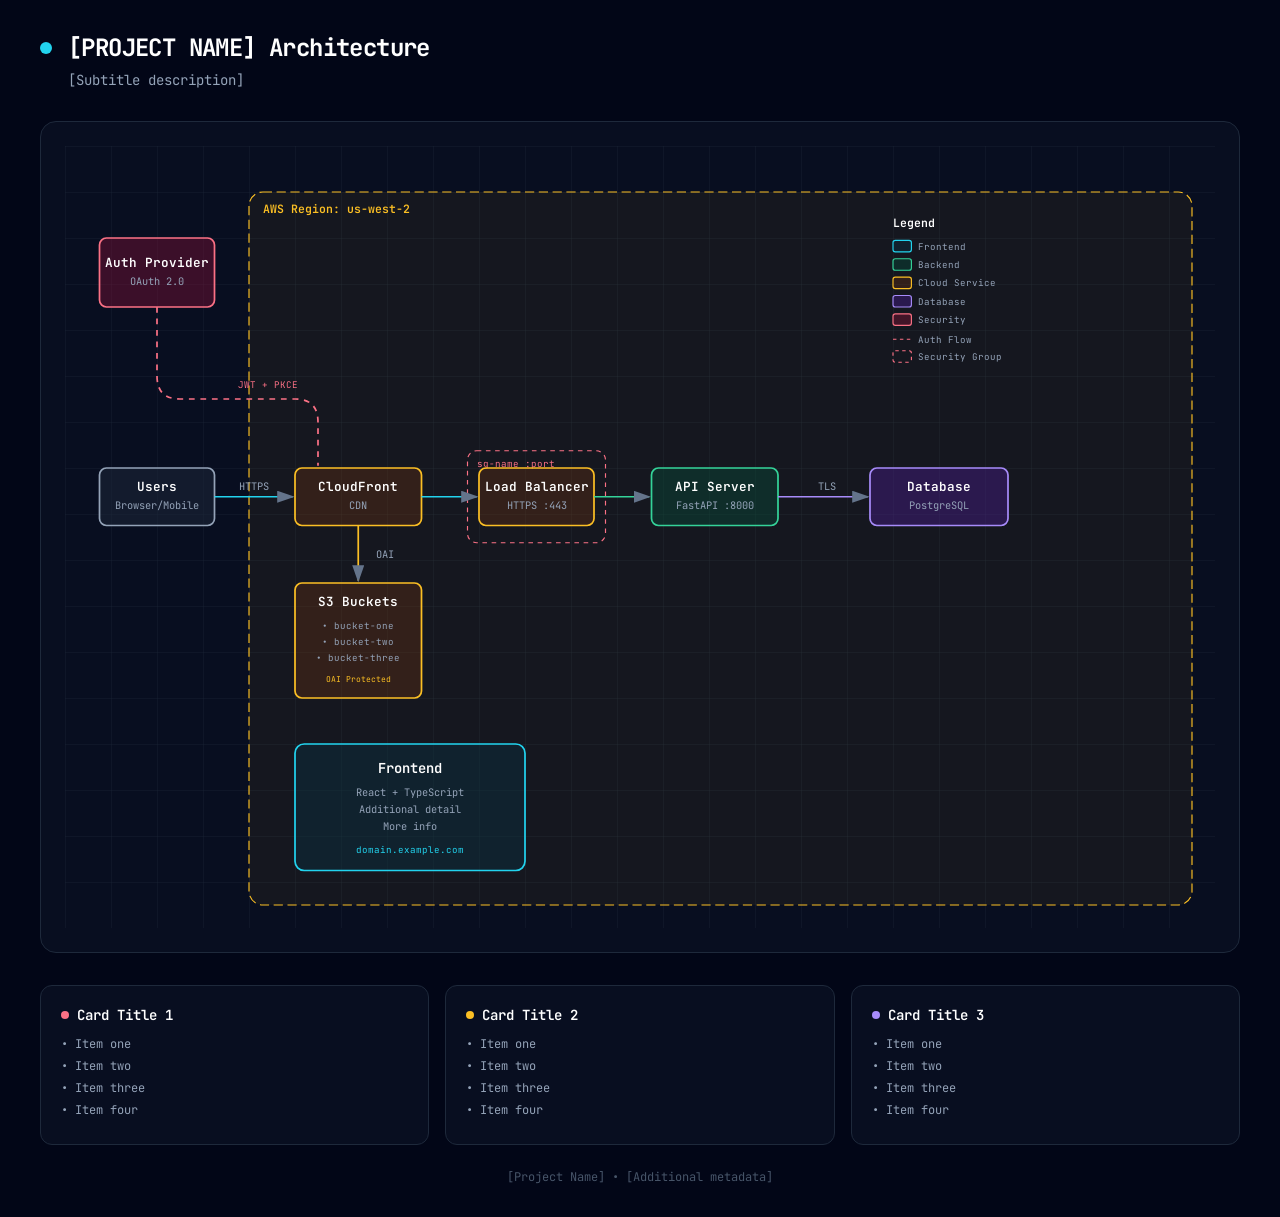
<file: .hermes/skills/creative/architecture-diagram/templates/template.html>
<!DOCTYPE html>
<html lang="en">
<head>
  <meta charset="UTF-8">
  <meta name="viewport" content="width=device-width, initial-scale=1.0">
  <title>[PROJECT NAME] Architecture Diagram</title>
  <link href="https://fonts.googleapis.com/css2?family=JetBrains+Mono:wght@400;500;600;700&display=swap" rel="stylesheet">
  <style>
    * {
      margin: 0;
      padding: 0;
      box-sizing: border-box;
    }
    
    body {
      font-family: 'JetBrains Mono', monospace;
      background: #020617;
      min-height: 100vh;
      padding: 2rem;
      color: white;
    }
    
    .container {
      max-width: 1200px;
      margin: 0 auto;
    }
    
    .header {
      margin-bottom: 2rem;
    }
    
    .header-row {
      display: flex;
      align-items: center;
      gap: 1rem;
      margin-bottom: 0.5rem;
    }
    
    .pulse-dot {
      width: 12px;
      height: 12px;
      background: #22d3ee;
      border-radius: 50%;
      animation: pulse 2s infinite;
    }
    
    @keyframes pulse {
      0%, 100% { opacity: 1; }
      50% { opacity: 0.5; }
    }
    
    h1 {
      font-size: 1.5rem;
      font-weight: 700;
      letter-spacing: -0.025em;
    }
    
    .subtitle {
      color: #94a3b8;
      font-size: 0.875rem;
      margin-left: 1.75rem;
    }
    
    .diagram-container {
      background: rgba(15, 23, 42, 0.5);
      border-radius: 1rem;
      border: 1px solid #1e293b;
      padding: 1.5rem;
      overflow-x: auto;
    }
    
    svg {
      width: 100%;
      min-width: 900px;
      display: block;
    }
    
    .cards {
      display: grid;
      grid-template-columns: repeat(auto-fit, minmax(280px, 1fr));
      gap: 1rem;
      margin-top: 2rem;
    }
    
    .card {
      background: rgba(15, 23, 42, 0.5);
      border-radius: 0.75rem;
      border: 1px solid #1e293b;
      padding: 1.25rem;
    }
    
    .card-header {
      display: flex;
      align-items: center;
      gap: 0.5rem;
      margin-bottom: 0.75rem;
    }
    
    .card-dot {
      width: 8px;
      height: 8px;
      border-radius: 50%;
    }
    
    .card-dot.cyan { background: #22d3ee; }
    .card-dot.emerald { background: #34d399; }
    .card-dot.violet { background: #a78bfa; }
    .card-dot.amber { background: #fbbf24; }
    .card-dot.rose { background: #fb7185; }
    
    .card h3 {
      font-size: 0.875rem;
      font-weight: 600;
    }
    
    .card ul {
      list-style: none;
      color: #94a3b8;
      font-size: 0.75rem;
    }
    
    .card li {
      margin-bottom: 0.375rem;
    }
    
    .footer {
      text-align: center;
      margin-top: 1.5rem;
      color: #475569;
      font-size: 0.75rem;
    }
  </style>
</head>
<body>
  <div class="container">
    <!-- Header -->
    <div class="header">
      <div class="header-row">
        <div class="pulse-dot"></div>
        <h1>[PROJECT NAME] Architecture</h1>
      </div>
      <p class="subtitle">[Subtitle description]</p>
    </div>

    <!-- Main Diagram -->
    <div class="diagram-container">
      <svg viewBox="0 0 1000 680">
        <!-- Definitions -->
        <defs>
          <marker id="arrowhead" markerWidth="10" markerHeight="7" refX="9" refY="3.5" orient="auto">
            <polygon points="0 0, 10 3.5, 0 7" fill="#64748b" />
          </marker>
          <pattern id="grid" width="40" height="40" patternUnits="userSpaceOnUse">
            <path d="M 40 0 L 0 0 0 40" fill="none" stroke="#1e293b" stroke-width="0.5"/>
          </pattern>
        </defs>

        <!-- Background Grid -->
        <rect width="100%" height="100%" fill="url(#grid)" />

        <!-- =================================================================
             COMPONENT EXAMPLES - Copy and customize these patterns
             ================================================================= -->

        <!-- External/Generic Component -->
        <rect x="30" y="280" width="100" height="50" rx="6" fill="rgba(30, 41, 59, 0.5)" stroke="#94a3b8" stroke-width="1.5"/>
        <text x="80" y="300" fill="white" font-size="11" font-weight="600" text-anchor="middle">Users</text>
        <text x="80" y="316" fill="#94a3b8" font-size="9" text-anchor="middle">Browser/Mobile</text>

        <!-- Security Component -->
        <rect x="30" y="80" width="100" height="60" rx="6" fill="rgba(136, 19, 55, 0.4)" stroke="#fb7185" stroke-width="1.5"/>
        <text x="80" y="105" fill="white" font-size="11" font-weight="600" text-anchor="middle">Auth Provider</text>
        <text x="80" y="121" fill="#94a3b8" font-size="9" text-anchor="middle">OAuth 2.0</text>

        <!-- Region/Cloud Boundary -->
        <rect x="160" y="40" width="820" height="620" rx="12" fill="rgba(251, 191, 36, 0.05)" stroke="#fbbf24" stroke-width="1" stroke-dasharray="8,4"/>
        <text x="172" y="58" fill="#fbbf24" font-size="10" font-weight="600">AWS Region: us-west-2</text>

        <!-- AWS/Cloud Service -->
        <rect x="200" y="280" width="110" height="50" rx="6" fill="rgba(120, 53, 15, 0.3)" stroke="#fbbf24" stroke-width="1.5"/>
        <text x="255" y="300" fill="white" font-size="11" font-weight="600" text-anchor="middle">CloudFront</text>
        <text x="255" y="316" fill="#94a3b8" font-size="9" text-anchor="middle">CDN</text>

        <!-- Multi-line AWS Component (S3 Buckets example) -->
        <rect x="200" y="380" width="110" height="100" rx="6" fill="rgba(120, 53, 15, 0.3)" stroke="#fbbf24" stroke-width="1.5"/>
        <text x="255" y="400" fill="white" font-size="11" font-weight="600" text-anchor="middle">S3 Buckets</text>
        <text x="255" y="420" fill="#94a3b8" font-size="8" text-anchor="middle">• bucket-one</text>
        <text x="255" y="434" fill="#94a3b8" font-size="8" text-anchor="middle">• bucket-two</text>
        <text x="255" y="448" fill="#94a3b8" font-size="8" text-anchor="middle">• bucket-three</text>
        <text x="255" y="466" fill="#fbbf24" font-size="7" text-anchor="middle">OAI Protected</text>

        <!-- Security Group (dashed boundary) -->
        <rect x="350" y="265" width="120" height="80" rx="8" fill="transparent" stroke="#fb7185" stroke-width="1" stroke-dasharray="4,4"/>
        <text x="358" y="279" fill="#fb7185" font-size="8">sg-name :port</text>
        
        <!-- Component inside security group -->
        <rect x="360" y="280" width="100" height="50" rx="6" fill="rgba(120, 53, 15, 0.3)" stroke="#fbbf24" stroke-width="1.5"/>
        <text x="410" y="300" fill="white" font-size="11" font-weight="600" text-anchor="middle">Load Balancer</text>
        <text x="410" y="316" fill="#94a3b8" font-size="9" text-anchor="middle">HTTPS :443</text>

        <!-- Backend Component -->
        <rect x="510" y="280" width="110" height="50" rx="6" fill="rgba(6, 78, 59, 0.4)" stroke="#34d399" stroke-width="1.5"/>
        <text x="565" y="300" fill="white" font-size="11" font-weight="600" text-anchor="middle">API Server</text>
        <text x="565" y="316" fill="#94a3b8" font-size="9" text-anchor="middle">FastAPI :8000</text>

        <!-- Database Component -->
        <rect x="700" y="280" width="120" height="50" rx="6" fill="rgba(76, 29, 149, 0.4)" stroke="#a78bfa" stroke-width="1.5"/>
        <text x="760" y="300" fill="white" font-size="11" font-weight="600" text-anchor="middle">Database</text>
        <text x="760" y="316" fill="#94a3b8" font-size="9" text-anchor="middle">PostgreSQL</text>

        <!-- Frontend Component -->
        <rect x="200" y="520" width="200" height="110" rx="8" fill="rgba(8, 51, 68, 0.4)" stroke="#22d3ee" stroke-width="1.5"/>
        <text x="300" y="545" fill="white" font-size="12" font-weight="600" text-anchor="middle">Frontend</text>
        <text x="300" y="565" fill="#94a3b8" font-size="9" text-anchor="middle">React + TypeScript</text>
        <text x="300" y="580" fill="#94a3b8" font-size="9" text-anchor="middle">Additional detail</text>
        <text x="300" y="595" fill="#94a3b8" font-size="9" text-anchor="middle">More info</text>
        <text x="300" y="615" fill="#22d3ee" font-size="8" text-anchor="middle">domain.example.com</text>

        <!-- =================================================================
             ARROW EXAMPLES
             ================================================================= -->

        <!-- Standard arrow with label -->
        <line x1="130" y1="305" x2="198" y2="305" stroke="#22d3ee" stroke-width="1.5" marker-end="url(#arrowhead)"/>
        <text x="164" y="299" fill="#94a3b8" font-size="9" text-anchor="middle">HTTPS</text>
        
        <!-- Simple arrow (no label) -->
        <line x1="310" y1="305" x2="358" y2="305" stroke="#22d3ee" stroke-width="1.5" marker-end="url(#arrowhead)"/>
        
        <!-- Vertical arrow -->
        <line x1="255" y1="330" x2="255" y2="378" stroke="#fbbf24" stroke-width="1.5" marker-end="url(#arrowhead)"/>
        <text x="270" y="358" fill="#94a3b8" font-size="9">OAI</text>
        
        <!-- Dashed arrow (for auth/security flows) -->
        <line x1="460" y1="305" x2="508" y2="305" stroke="#34d399" stroke-width="1.5" marker-end="url(#arrowhead)"/>
        <line x1="620" y1="305" x2="698" y2="305" stroke="#a78bfa" stroke-width="1.5" marker-end="url(#arrowhead)"/>
        <text x="655" y="299" fill="#94a3b8" font-size="9">TLS</text>

        <!-- Curved path for auth flow -->
        <path d="M 80 140 L 80 200 Q 80 220 100 220 L 200 220 Q 220 220 220 240 L 220 278" fill="none" stroke="#fb7185" stroke-width="1.5" stroke-dasharray="5,5"/>
        <text x="150" y="210" fill="#fb7185" font-size="8">JWT + PKCE</text>

        <!-- =================================================================
             LEGEND
             ================================================================= -->
        <text x="720" y="70" fill="white" font-size="10" font-weight="600">Legend</text>
        
        <rect x="720" y="82" width="16" height="10" rx="2" fill="rgba(8, 51, 68, 0.4)" stroke="#22d3ee" stroke-width="1"/>
        <text x="742" y="90" fill="#94a3b8" font-size="8">Frontend</text>
        
        <rect x="720" y="98" width="16" height="10" rx="2" fill="rgba(6, 78, 59, 0.4)" stroke="#34d399" stroke-width="1"/>
        <text x="742" y="106" fill="#94a3b8" font-size="8">Backend</text>
        
        <rect x="720" y="114" width="16" height="10" rx="2" fill="rgba(120, 53, 15, 0.3)" stroke="#fbbf24" stroke-width="1"/>
        <text x="742" y="122" fill="#94a3b8" font-size="8">Cloud Service</text>
        
        <rect x="720" y="130" width="16" height="10" rx="2" fill="rgba(76, 29, 149, 0.4)" stroke="#a78bfa" stroke-width="1"/>
        <text x="742" y="138" fill="#94a3b8" font-size="8">Database</text>
        
        <rect x="720" y="146" width="16" height="10" rx="2" fill="rgba(136, 19, 55, 0.4)" stroke="#fb7185" stroke-width="1"/>
        <text x="742" y="154" fill="#94a3b8" font-size="8">Security</text>
        
        <line x1="720" y1="168" x2="736" y2="168" stroke="#fb7185" stroke-width="1" stroke-dasharray="3,3"/>
        <text x="742" y="171" fill="#94a3b8" font-size="8">Auth Flow</text>
        
        <rect x="720" y="178" width="16" height="10" rx="2" fill="transparent" stroke="#fb7185" stroke-width="1" stroke-dasharray="3,3"/>
        <text x="742" y="186" fill="#94a3b8" font-size="8">Security Group</text>
      </svg>
    </div>

    <!-- Info Cards -->
    <div class="cards">
      <div class="card">
        <div class="card-header">
          <div class="card-dot rose"></div>
          <h3>Card Title 1</h3>
        </div>
        <ul>
          <li>• Item one</li>
          <li>• Item two</li>
          <li>• Item three</li>
          <li>• Item four</li>
        </ul>
      </div>

      <div class="card">
        <div class="card-header">
          <div class="card-dot amber"></div>
          <h3>Card Title 2</h3>
        </div>
        <ul>
          <li>• Item one</li>
          <li>• Item two</li>
          <li>• Item three</li>
          <li>• Item four</li>
        </ul>
      </div>

      <div class="card">
        <div class="card-header">
          <div class="card-dot violet"></div>
          <h3>Card Title 3</h3>
        </div>
        <ul>
          <li>• Item one</li>
          <li>• Item two</li>
          <li>• Item three</li>
          <li>• Item four</li>
        </ul>
      </div>
    </div>

    <!-- Footer -->
    <p class="footer">
      [Project Name] • [Additional metadata]
    </p>
  </div>
</body>
</html>
</file>
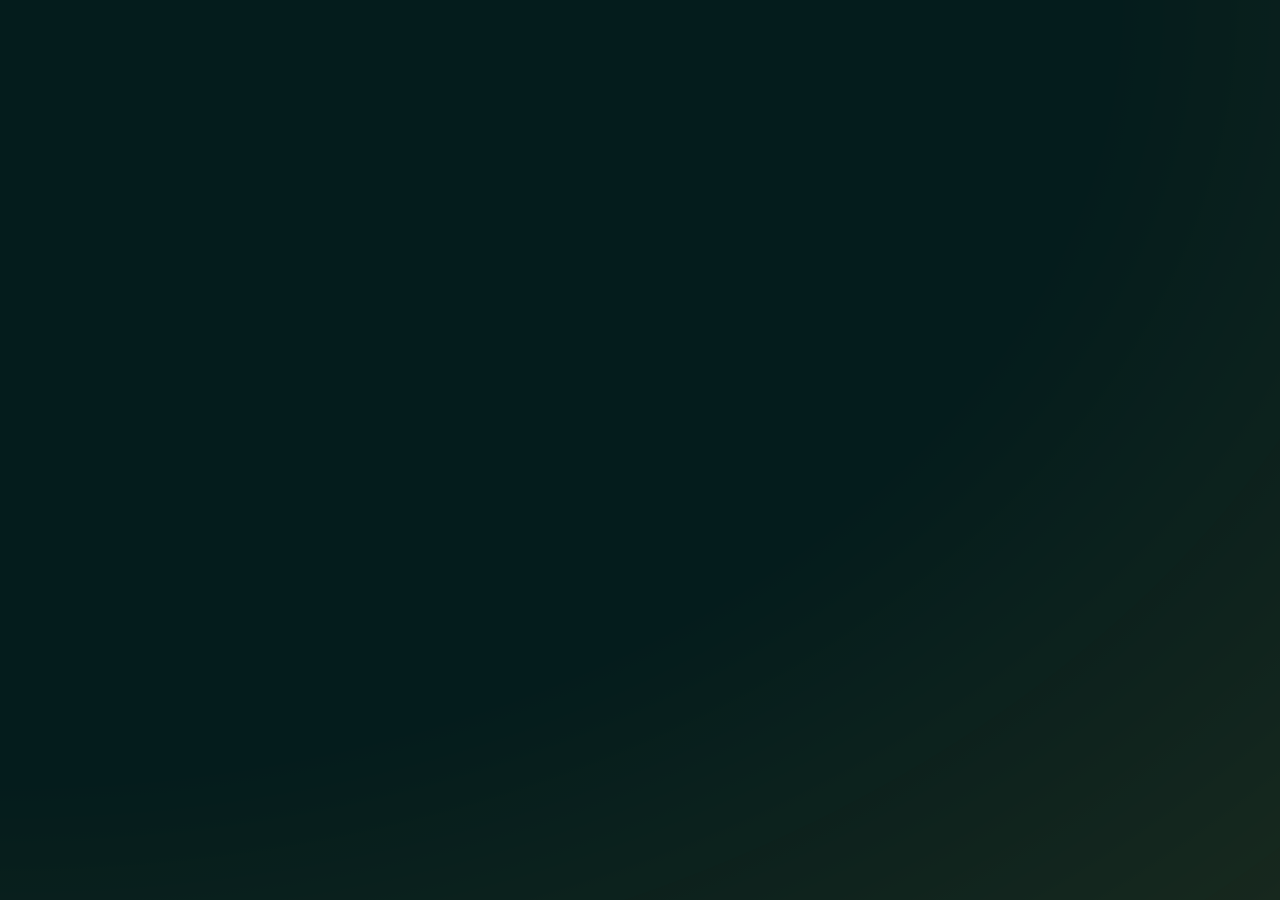
<file: .hermes/skills/creative/pretext/templates/donut-orbit.html>
<!doctype html>
<html lang="en">
<head>
<meta charset="utf-8" />
<meta name="viewport" content="width=device-width,initial-scale=1,user-scalable=no" />
<title>NOUS · pretext</title>
<link rel="preconnect" href="https://fonts.googleapis.com">
<link rel="preconnect" href="https://fonts.gstatic.com" crossorigin>
<link href="https://fonts.googleapis.com/css2?family=Geist+Mono:wght@400;500&display=block" rel="stylesheet">
<style>
  :root { color-scheme: dark; }

  :root {
    --background:       color-mix(in srgb, #041C1C 100%, transparent);
    --background-base:  #041C1C;
    --background-alpha: 1;
    --background-blend: difference;
    --midground:        color-mix(in srgb, #ffe6cb 100%, transparent);
    --midground-base:   #ffe6cb;
    --midground-alpha:  1;
    --foreground:       color-mix(in srgb, #ffffff 0%, transparent);
    --foreground-base:  #ffffff;
    --foreground-alpha: 0;
    --foreground-blend: difference;
  }

  html, body {
    margin: 0;
    width: 100%;
    min-height: 100vh;
    overflow: hidden;
    background: #000;
  }

  /* literally center the composition in 100vh */
  body {
    display: flex;
    align-items: center;
    justify-content: center;
  }

  #stage {
    position: relative;
    z-index: 2;
    width: min(1240px, 100vw);
    height: min(720px, 100vh);
    cursor: grab;
    overflow: visible;
  }
  #stage:active { cursor: grabbing; }

  #c,
  #orbCanvas {
    display: block;
    position: absolute;
    left: calc((100vw - min(1240px, 100vw)) / -2);
    top: calc((100vh - min(720px, 100vh)) / -2);
    width: 100vw;
    height: 100vh;
    pointer-events: none;
  }
  #c { z-index: 3; }
  #orbCanvas {
    z-index: 4;
    opacity: 1;
  }
  #noiseCanvas {
    display: block;
    position: absolute;
    inset: 0;
    width: 100%;
    height: 100%;
    pointer-events: none;
  }
  #textLayer {
    position: absolute;
    inset: 0;
    z-index: 2;
    color: var(--midground-base);
    font: 400 10px/15px "Geist Mono", "JetBrains Mono", "SF Mono", SFMono-Regular, Menlo, Monaco, Consolas, "Liberation Mono", "Courier New", monospace;
    pointer-events: auto;
    user-select: text;
    -webkit-user-select: text;
  }
  #textLayer *::selection {
    background: var(--selection-bg, var(--midground));
    color: var(--background-base);
  }
  .flow-line {
    position: absolute;
    height: 20px;
    white-space: pre;
    overflow: visible;
    color: var(--midground-base);
  }
  #annotationLayer {
    position: absolute;
    inset: 0;
    z-index: 4;
    pointer-events: none;
    overflow: visible;
  }
  .annot {
    position: absolute;
    pointer-events: none;
    will-change: opacity, transform;
  }
  .tok-keyword { color: color-mix(in srgb, var(--midground-base) 54%, #ff174d); }
  .tok-string  { color: color-mix(in srgb, var(--midground-base) 52%, #ff6b3d); }
  .tok-comment { color: color-mix(in srgb, var(--midground-base) 42%, #7f1d1d); }
  .tok-number  { color: color-mix(in srgb, var(--midground-base) 50%, #ff2a6d); }
  .tok-const   { color: color-mix(in srgb, var(--midground-base) 48%, #ff003c); }

  .layer { position: fixed; inset: 0; pointer-events: none; }
  .bg-lens   { z-index: 1; background-color: var(--background); mix-blend-mode: var(--background-blend); }
  .vignette  { z-index: 99; background: radial-gradient(ellipse at 0% 0%, rgba(255,189,56,0) 60%, rgba(255,189,56,0.35) 100%); mix-blend-mode: lighten; opacity: 0.22; }
  .fg-lens   { z-index: 100; background-color: var(--foreground); mix-blend-mode: var(--foreground-blend); }
  .noise {
    z-index: 101;
    mix-blend-mode: difference;
  }
  #noiseCanvas {
    width: 100%;
    height: 100%;
    display: block;
  }
  .terminal-cursor {
    position: absolute;
    width: 0.6em;
    height: 1em;
    background: #fff;
    z-index: 6;
    pointer-events: none;
    mix-blend-mode: difference;
    animation: term-blink 1s steps(1, end) infinite;
  }
  @keyframes term-blink {
    0%, 60% { opacity: 1; }
    60.01%, 100% { opacity: 0; }
  }
  .cursor-anchor {
    display: inline-block;
    width: 0;
    height: 1em;
    vertical-align: text-top;
    pointer-events: none;
  }

  @font-face {
    font-family: "Mondwest";
    src: url("https://esm.sh/@nous-research/ui@0.4.0/dist/fonts/Mondwest-Regular.woff2") format("woff2");
    font-weight: 400; font-style: normal; font-display: block;
  }
  @font-face {
    font-family: "Geist Mono";
    src: url("https://cdn.jsdelivr.net/npm/@fontsource/geist-mono@5.2.5/files/geist-mono-latin-400-normal.woff2") format("woff2");
    font-weight: 400; font-style: normal; font-display: block;
  }
  @font-face {
    font-family: "JetBrains Mono";
    src: url("https://cdn.jsdelivr.net/npm/@fontsource/jetbrains-mono@5.2.5/files/jetbrains-mono-latin-400-normal.woff2") format("woff2");
    font-weight: 400; font-style: normal; font-display: block;
  }

  .font-primer { position: fixed; left: -9999px; top: -9999px; font: 400 26px "Mondwest", serif; }
</style>
</head>
<body>
<div id="stage"><div id="textLayer" aria-label="self-learning source stream"></div><div id="terminalCursor" class="terminal-cursor" hidden></div><canvas id="c"></canvas><canvas id="orbCanvas"></canvas></div>
<div class="layer bg-lens"></div>
<div class="layer vignette"></div>
<div class="layer fg-lens"></div>
<div class="layer noise"><canvas id="noiseCanvas"></canvas></div>
<div class="font-primer" aria-hidden="true">Aa Mondwest priming glyphs 0123456789</div>

<script type="module">
import {
  prepareWithSegments,
  layoutNextLineRange,
  materializeLineRange,
} from "https://esm.sh/@chenglou/pretext@0.0.6";
import gsap from "https://esm.sh/gsap@3.12.5";
import GUI from "https://esm.sh/lil-gui@0.19.2";

const SELF_LEARNING_SOURCE = String.raw`
type ToolId=u16; type FeatureId=u32; type W=f32;
struct Obs{tool:ToolId,reward:f32,lat:u32,feat:&'static[FeatureId],tok:u16}
struct Belief{prior:W,conf:W,last:u64,uses:u32}

#[inline] fn sig(x:f32)->f32{1.0/(1.0+(-x).exp())}
#[inline] fn decay(now:u64,last:u64)->f32{1.0-((now-last)as f32/900.0).min(1.0)*0.22}
#[inline] fn clamp8(x:f32)->f32{x.clamp(-8.0,8.0)}

fn score(theta:&[W],b:&[Belief],o:&Obs)->f32{
    let sparse=o.feat.iter().fold(0.0,|a,id|a+theta[*id as usize]);
    let belief=b[o.tool as usize].prior*b[o.tool as usize].conf.max(0.15);
    sparse+belief-(o.lat as f32*0.00072)-(o.tok as f32*0.00009)
}

fn update(theta:&mut[W],b:&mut[Belief],o:&Obs,now:u64,eta:f32){
    let p=sig(score(theta,b,o));
    let e=(o.reward-p).clamp(-1.0,1.0);
    let step=eta*e/(o.feat.len().max(1)as f32).sqrt();

    for id in o.feat{
        let w=&mut theta[*id as usize];
        *w=clamp8(*w+step-0.0003*w.signum());
    }

    let slot=&mut b[o.tool as usize];
    let d=decay(now,slot.last);
    let r=(o.reward-o.lat as f32*0.00035).clamp(-1.0,1.0);
    slot.prior=slot.prior*d+r*0.14+e*0.06;
    slot.conf=(slot.conf*0.93+r.abs()*0.07).min(1.0);
    slot.uses=slot.uses.saturating_add(1);
    slot.last=now;
}

fn consolidate(trace:&[Obs],theta:&mut[W],b:&mut[Belief],now:u64){
    let eta=0.042/(1.0+(trace.len()as f32*0.003));
    let mut credit=1.0;
    for o in trace.iter().rev(){
        update(theta,b,o,now,eta*credit);
        credit*=0.985;
    }
}

fn choose<'a>(theta:&[W],b:&[Belief],xs:&'a[Obs],temp:f32)->&'a Obs{
    xs.iter().max_by(|a,bx|{
        let sa=score(theta,b,a)/temp.max(0.05);
        let sb=score(theta,b,bx)/temp.max(0.05);
        sa.partial_cmp(&sb).unwrap()
    }).unwrap()
}
`;
const CODE_CHUNK = SELF_LEARNING_SOURCE
  .trim()
  .replace(/\t/g, "  ")
  .replace(/\n{3,}/g, "\n\n");
const STREAM_REPEAT_COUNT = 6;
const streamCorpus = Array.from({ length: STREAM_REPEAT_COUNT }, () => CODE_CHUNK).join("\n\n");

const stage = document.getElementById("stage");
const textLayer = document.getElementById("textLayer");
const canvas = document.getElementById("c");
const orbCanvas = document.getElementById("orbCanvas");
const ctx = canvas.getContext("2d", { alpha: true });
const orbCtx = orbCanvas.getContext("2d", { alpha: true });
let W = 0, H = 0, DPR = 1;
let canvasLeft = 0, canvasTop = 0, canvasW = 0, canvasH = 0;

let BODY_FONT = '400 10px "Geist Mono", "JetBrains Mono", "SF Mono", SFMono-Regular, Menlo, Monaco, Consolas, "Liberation Mono", "Courier New", monospace';
let BODY_LINE_H = 15;
let ASCII_FONT = '8px monospace';
let CELL_W = 4.8;
let CELL_H = 8;
const CHARS = ' ·:;+=░▒▓█';
const EMPTY = 0;
const CHARS_LAST = CHARS.length - 1;

const LOGO = ['N', 'O', 'U', 'S'].map((letter, i) => ({
  letter,
  rows: [
    i === 0
      ? '██░░░██,██░░░██,███░░██,█░██░██,█░░████,█░░░███,██░░░██,██░░░██,██░░░██'
      : i === 1
        ? '░█████░,██░░░██,██░░░██,██░░░██,██░░░██,██░░░██,██░░░██,██░░░██,░█████░'
        : i === 2
          ? '██░░░██,██░░░██,██░░░██,██░░░██,██░░░██,██░░░██,██░░░██,██░░░██,░█████░'
          : '░█████░,██░░░██,██░░░░░,░████░░,░░░░██░,░░░░░██,██░░░██,██░░░██,░█████░'
  ][0].split(',')
}));

function hash(x, y) {
  const n = Math.sin(x * 127.1 + y * 311.7) * 43758.5453;
  return n - Math.floor(n);
}
function charAt(t) {
  return CHARS[Math.min(CHARS.length - 1, Math.max(0, Math.floor(t * CHARS.length)))];
}
function gridDist(v, step) {
  return Math.abs(v / step - Math.round(v / step)) * step;
}
function rot(a, b, angle) {
  const c = Math.cos(angle), s = Math.sin(angle);
  return [a * c - b * s, a * s + b * c];
}
function hexToRGB(h) {
  const v = parseInt(h.slice(1), 16);
  return [(v >> 16) & 255, (v >> 8) & 255, v & 255];
}

let fontsReady = false;
let bodyPrepared = null;
function rebuildLayouts() {
  bodyPrepared = prepareWithSegments(streamCorpus, BODY_FONT, { whiteSpace: "pre-wrap" });
}

const LENS_0 = { bgBlend: "difference", bgColor: "#041C1C", bgOpacity: 1, mgColor: "#ffe6cb", mgOpacity: 1, fgBlend: "difference", fgColor: "#FFFFFF", fgOpacity: 0 };
const LENS_5I = { bgBlend: "multiply", bgColor: "#ffffff", bgOpacity: 1, mgColor: "#fffff5", mgOpacity: 1, fgBlend: "difference", fgColor: "#041a1f", fgOpacity: 1 };
const LENS = { current: null, mgBase: null, depthColors: null };
function colorMix(color, alpha) { return `color-mix(in srgb, ${color} ${Math.round(alpha * 100)}%, transparent)`; }
function precomputeDepthColors(mgColor) {
  const [r, g, b] = hexToRGB(mgColor);
  return Array.from({ length: 64 }, (_, i) => {
    const depth = i / 63;
    const m = 0.4 + depth * 0.6;
    return `rgba(${(r * m) | 0},${(g * m) | 0},${(b * m) | 0},${depth})`;
  });
}
function applyLens(preset) {
  LENS.current = preset;
  LENS.mgBase = preset.mgColor;
  LENS.depthColors = precomputeDepthColors(preset.mgColor);
  const s = document.documentElement.style;
  for (const [name, color, alpha] of [["foreground", preset.fgColor, preset.fgOpacity], ["midground", preset.mgColor, preset.mgOpacity], ["background", preset.bgColor, preset.bgOpacity]]) {
    s.setProperty(`--${name}`, colorMix(color, alpha));
    s.setProperty(`--${name}-base`, color);
    s.setProperty(`--${name}-alpha`, `${alpha}`);
  }
  s.setProperty("--background-blend", preset.bgBlend);
  s.setProperty("--foreground-blend", preset.fgBlend);
}
applyLens(LENS_0);
addEventListener("keydown", e => { if (e.key === "x" || e.key === "X") applyLens(LENS.current === LENS_0 ? LENS_5I : LENS_0); });
const SELECTION_COLORS = [
  "oklch(85% 0.12 330)",
  "oklch(85% 0.12 300)",
  "oklch(85% 0.12 270)",
  "oklch(85% 0.12 230)",
  "oklch(85% 0.12 180)",
  "oklch(85% 0.12 150)",
  "oklch(85% 0.12 120)",
  "oklch(85% 0.12 90)",
  "oklch(85% 0.12 60)",
  "oklch(85% 0.12 30)",
  "oklch(88% 0.10 80)",
];
let selectionIdx = 0;
function cycleSelectionColor() {
  requestAnimationFrame(() => {
    document.documentElement.style.setProperty("--selection-bg", SELECTION_COLORS[(selectionIdx = (selectionIdx + 1) % SELECTION_COLORS.length)]);
  });
}
document.addEventListener("selectstart", cycleSelectionColor);
addEventListener("keydown", e => {
  if ((e.ctrlKey || e.metaKey) && e.key.toLowerCase() === "a") {
    cycleSelectionColor();
    e.preventDefault();
    const selection = getSelection();
    const range = document.createRange();
    range.selectNodeContents(textLayer);
    selection.removeAllRanges();
    selection.addRange(range);
  }
});

let asciiMask, asciiChar, asciiGlyph, orbMask, orbChar, orbGlyph, obstacleRows, intervals;
let cols = 0, rows = 0;
let canvasCols = 0, canvasRows = 0;
let lastFrameTime = 0;
const drawnLines = { x: [], y: [], w: [], text: [], count: 0 };
let lineNodes = [];
let terminalAnchorEl = null;
let terminalLineEl = null;
let orbShapeControl = null;
let autoCubeCall = null;
let lastTextSignature = "";
const ORB = {
  panX: 0, panY: 0,
  orbitX: -1.42, orbitY: 0,
  radius: 0.135,
  zoom: 3,
  cubeScale: 1.8,
  autoSpin: 0.18,
  lat: 19,
  lon: 30,
  wire: 0.2,
  shape: "sphere",
  shapeMix: 0,
  drag: null,
  positioned: false,
  staged: false,
};
const SCENE = {
  orbBuildDuration: 1.45,
};

let nousStartTime = null;
const AUTO_CUBE_AFTER_NOUS_RESOLVE = 0.0;
function setOrbShape(shape, { reveal = false, syncControl = true } = {}) {
  ORB.shape = shape;
  if (syncControl) {
    ctrls.orbShape = shape;
    orbShapeControl?.updateDisplay();
  }
  if (reveal) {
    gsap.killTweensOf(orbCanvas);
    orbCanvas.style.opacity = "1";
  }
  gsap.killTweensOf(ORB, "shapeMix");
  gsap.to(ORB, {
    shapeMix: shape === "cube" ? 1 : 0,
    duration: Math.max(0.01, ctrls.shapeMorphDuration ?? 0.65),
    ease: "power2.inOut",
    onUpdate: () => { lastTextSignature = ""; },
  });
  lastTextSignature = "";
}
function sceneTimeNow() {
  return (typeof performance !== "undefined" ? performance.now() : Date.now()) * 0.001 - sceneEpoch;
}
function armNous(atTime = sceneTimeNow()) {
  if (nousStartTime !== null) return;
  const startAt = Math.max(0, atTime);
  nousStartTime = startAt;
  const delay = Math.max(0, startAt - sceneTimeNow()) + Math.max(0, ctrls.orbContainNous ?? 1.0);
  gsap.killTweensOf(orbCanvas);
  gsap.to(orbCanvas, {
    opacity: 0,
    duration: Math.max(0.05, ctrls.orbFadeDuration ?? 0.7),
    delay,
    ease: "power2.out",
  });
  autoCubeCall?.kill();
  const nousResolveAt = startAt + (LOGO.length - 1) * 0.4 + 1.0;
  const cubeAt = nousResolveAt + AUTO_CUBE_AFTER_NOUS_RESOLVE;
  autoCubeCall = gsap.delayedCall(Math.max(0, cubeAt - sceneTimeNow()), () => {
    setOrbShape("cube", { reveal: true, syncControl: false });
  });
}
function orbBuildStartTime() {
  return Math.max(0, ctrls.orbLead ?? 0);
}
function codeTypingStartTime() {
  return Math.max(0, orbBuildStartTime() + SCENE.orbBuildDuration * 0.62 - 0.3);
}

function logoCenterPan() {
  const aspect = cols / rows / 2;
  const h = 0.38;
  const w = h * 2.6 * 0.55;
  const halfStageX = (w / 2 / aspect) * W;
  const centerX = W * 0.5;
  const centerY = H * 0.5;
  return {
    panX: centerX / W - 0.5,
    panY: centerY / H - 0.5,
    left: centerX - halfStageX,
    right: centerX + halfStageX,
  };
}

function startSceneTimeline() {
  if (ORB.staged || !cols || !rows || !W || !H) return;
  ORB.staged = true;
  const now = sceneTimeNow();
  const startAt = Math.max(0, orbBuildStartTime() + SCENE.orbBuildDuration * 0.72 - now);
  gsap.timeline({ delay: startAt })
    .to(ORB, {
      orbitX: 0.55,
      orbitY: `+=${Math.PI * 1.85}`,
      duration: 2.4,
      ease: "power3.inOut",
      onUpdate: () => { lastTextSignature = ""; },
    }, "<")
    .to(ORB, {
      radius: 0.125,
      duration: 2.4,
      ease: "power3.inOut",
      onUpdate: () => { lastTextSignature = ""; },
    }, "<")
    .to(ORB, {
      wire: ctrls.orbWireLow,
      duration: ctrls.wireDropDuration,
      ease: "power2.inOut",
      onUpdate: () => { lastTextSignature = ""; },
      onComplete: () => {
        armNous(sceneTimeNow() + Math.max(0, ctrls.nousAfterWire));
      },
    });
}

function resize() {
  const r = stage.getBoundingClientRect();
  W = Math.max(1, Math.floor(r.width));
  H = Math.max(1, Math.floor(r.height));
  canvasLeft = r.left;
  canvasTop = r.top;
  canvasW = Math.max(1, window.innerWidth);
  canvasH = Math.max(1, window.innerHeight);
  DPR = Math.min(window.devicePixelRatio || 1, 2);
  canvas.width = Math.floor(canvasW * DPR);
  canvas.height = Math.floor(canvasH * DPR);
  orbCanvas.width = Math.floor(canvasW * DPR);
  orbCanvas.height = Math.floor(canvasH * DPR);
  ctx.setTransform(DPR, 0, 0, DPR, 0, 0);
  orbCtx.setTransform(DPR, 0, 0, DPR, 0, 0);
  ctx.font = ASCII_FONT;
  orbCtx.font = ASCII_FONT;
  CELL_W = ctx.measureText("M").width || CELL_W;
  cols = Math.ceil(W / CELL_W);
  rows = Math.ceil(H / CELL_H);
  canvasCols = Math.ceil(canvasW / CELL_W);
  canvasRows = Math.ceil(canvasH / CELL_H);
  asciiMask = new Uint8Array(canvasCols * canvasRows);
  asciiChar = new Uint8Array(canvasCols * canvasRows);
  asciiGlyph = new Array(canvasCols * canvasRows);
  orbMask = new Uint8Array(canvasCols * canvasRows);
  orbChar = new Uint8Array(canvasCols * canvasRows);
  orbGlyph = new Array(canvasCols * canvasRows);
  obstacleRows = Array.from({ length: rows }, () => []);
  intervals = new Float32Array(64);
  if (!ORB.positioned && W > 100 && H > 100) {
    ORB.panX = 0;
    ORB.panY = 0;
    ORB.positioned = true;
  }
  startSceneTimeline();
}
addEventListener("resize", () => { lastTextSignature = ""; resize(); });
function orbCenter() {
  const rNorm = ORB.radius * ORB.zoom;
  return {
    x: (0.5 + ORB.panX) * W,
    y: (0.5 + ORB.panY) * H,
    canvasX: (0.5 + ORB.panX) * W + canvasLeft,
    canvasY: (0.5 + ORB.panY) * H + canvasTop,
    r: rNorm * H,
    rNorm,
  };
}

stage.addEventListener("pointerdown", e => {
  const rect = stage.getBoundingClientRect();
  const center = orbCenter();
  const hitScale = ORB.shape === "cube" ? ORB.cubeScale : 1;
  const dx = e.clientX - rect.left - center.x;
  const dy = e.clientY - rect.top - center.y;
  if (Math.hypot(dx, dy) > center.r * 1.35 * hitScale) return;
  e.preventDefault();
  stage.setPointerCapture(e.pointerId);
  ORB.drag = {
    id: e.pointerId,
    mode: (e.ctrlKey || e.metaKey) ? "rotate" : "move",
    dx,
    dy,
    lastX: e.clientX,
    lastY: e.clientY,
  };
});
stage.addEventListener("pointermove", e => {
  if (!ORB.drag || ORB.drag.id !== e.pointerId) return;
  if (ORB.drag.mode === "rotate" || e.ctrlKey || e.metaKey) {
    const deltaX = e.clientX - ORB.drag.lastX;
    const deltaY = e.clientY - ORB.drag.lastY;
    ORB.orbitY += (deltaX / Math.max(1, W)) * Math.PI * 2;
    ORB.orbitX = Math.max(-1.5, Math.min(1.5, ORB.orbitX + (deltaY / Math.max(1, H)) * 4));
    ORB.drag.mode = "rotate";
    ORB.drag.lastX = e.clientX;
    ORB.drag.lastY = e.clientY;
    return;
  }
  const rect = stage.getBoundingClientRect();
  const cx = e.clientX - rect.left - ORB.drag.dx;
  const cy = e.clientY - rect.top - ORB.drag.dy;
  ORB.panX = cx / W - 0.5;
  ORB.panY = cy / H - 0.5;
  lastTextSignature = "";
});
stage.addEventListener("wheel", e => {
  const rect = stage.getBoundingClientRect();
  const center = orbCenter();
  const hitScale = ORB.shape === "cube" ? ORB.cubeScale : 1;
  const dx = e.clientX - rect.left - center.x;
  const dy = e.clientY - rect.top - center.y;
  if (Math.hypot(dx, dy) > center.r * 1.5 * hitScale) return;
  e.preventDefault();
  ORB.zoom *= Math.exp(-e.deltaY * 0.0012);
  ORB.zoom = Math.max(0.25, Math.min(12, ORB.zoom));
  lastTextSignature = "";
}, { passive: false });
stage.addEventListener("pointerup", e => {
  if (ORB.drag?.id === e.pointerId) ORB.drag = null;
});
stage.addEventListener("pointercancel", e => {
  if (ORB.drag?.id === e.pointerId) ORB.drag = null;
});
stage.addEventListener("dblclick", e => {
  const rect = stage.getBoundingClientRect();
  const center = orbCenter();
  const hitScale = ORB.shape === "cube" ? ORB.cubeScale : 1;
  const dx = e.clientX - rect.left - center.x;
  const dy = e.clientY - rect.top - center.y;
  if (Math.hypot(dx, dy) > center.r * 1.45 * hitScale) return;
  e.preventDefault();
  setOrbShape(ORB.shape === "sphere" ? "cube" : "sphere", { reveal: true });
});

function rasterizeNOUS(time) {
  asciiMask.fill(0);
  asciiGlyph.fill("");
  for (const r of obstacleRows) r.length = 0;

  // NOUS uses the same cell-shader/reveal language as bb-ascii's source logo.
  if (nousStartTime === null || time < nousStartTime) {
    mergeObstacleRows();
    return;
  }
  const t = Math.max(0, time - nousStartTime);
  const aspect = cols / rows / 2;
  const h = 0.38;
  const baseW = h * 2.6 * 0.55;
  const letterWidth = 7;
  const baseLetterPitch = 7.6;
  const letterGap = Math.max(0, ctrls.nousLetterSpacing ?? 0);
  const letterAdvance = baseLetterPitch + letterGap;
  const baseLogoUnits = LOGO.length * baseLetterPitch - 0.6;
  const logoUnits = LOGO.length * baseLetterPitch + (LOGO.length - 1) * letterGap - 0.6;
  const w = baseW * (logoUnits / baseLogoUnits);
  const nousRowMin = new Float32Array(rows);
  const nousRowMax = new Float32Array(rows);
  nousRowMin.fill(Infinity);
  nousRowMax.fill(-Infinity);

  for (let y = 0; y < rows; y++) {
    const ny = y / rows - 0.5;
    if (Math.abs(ny) > h / 2) continue;

    for (let x = 0; x < cols; x++) {
      const nx = (x / cols - 0.5) * aspect;
      if (Math.abs(nx) > w / 2) continue;

      const lx = (nx + w / 2) / w;
      const ly = (ny + h / 2) / h;
      const tx = lx * logoUnits;
      const idx = Math.floor(tx / letterAdvance);
      const cx = Math.floor(tx - idx * letterAdvance);
      const cy = Math.floor(ly * 9);

      if (idx < 0 || idx >= LOGO.length || cx >= letterWidth) continue;

      const { letter, rows: glyphRows } = LOGO[idx];
      const row = glyphRows[cy];
      if (!row || cx >= row.length || row[cx] !== '█') continue;

      const localT = Math.max(0, t - idx * 0.4);
      const phase1 = Math.min(1, localT);
      const phase2 = Math.min(1, Math.max(0, localT - 1));
      const reveal = phase1 * 1.5 - hash(cx, cy + idx * 10) * 0.5;

      if (phase1 < 1 && reveal <= 0) continue;

      const morph = phase2 + hash(cx, cy) * 0.3;
      const ch = phase1 < 1
        ? (reveal >= 1 ? letter : charAt(reveal))
        : charAt(morph);
      const drawC = Math.floor((canvasLeft + x * CELL_W + CELL_W * 0.5) / CELL_W);
      const drawR = Math.floor((canvasTop + y * CELL_H + CELL_H * 0.5) / CELL_H);
      let cellIdx = -1;
      if (drawR >= 0 && drawR < canvasRows && drawC >= 0 && drawC < canvasCols) {
        cellIdx = drawR * canvasCols + drawC;
        asciiMask[cellIdx] = 1;
        asciiChar[cellIdx] = Math.max(0, CHARS.indexOf(ch));
        if (CHARS.indexOf(ch) < 0) asciiGlyph[cellIdx] = ch;
      }
      const x0 = x * CELL_W;
      const x1 = x0 + CELL_W;
      if (x0 < nousRowMin[y]) nousRowMin[y] = x0;
      if (x1 > nousRowMax[y]) nousRowMax[y] = x1;
      // bb-ascii turns late morph cells into solid dark cell backgrounds. In
      // this transparent/lensed canvas, a full-block char carries that punch.
      if (cellIdx >= 0 && phase1 >= 1 && morph > 0.8) asciiChar[cellIdx] = CHARS.length - 1;
    }
  }

  // Slightly dilate/smooth the measured NOUS silhouette so surrounding text
  // does not visually "kiss" sharp letter corners (notably on the S).
  const smoothMin = new Float32Array(rows);
  const smoothMax = new Float32Array(rows);
  smoothMin.fill(Infinity);
  smoothMax.fill(-Infinity);
  for (let y = 0; y < rows; y++) {
    if (!Number.isFinite(nousRowMin[y])) continue;
    for (let oy = -1; oy <= 1; oy++) {
      const yy = y + oy;
      if (yy < 0 || yy >= rows) continue;
      if (!Number.isFinite(nousRowMin[yy])) continue;
      if (nousRowMin[yy] < smoothMin[y]) smoothMin[y] = nousRowMin[yy];
      if (nousRowMax[yy] > smoothMax[y]) smoothMax[y] = nousRowMax[yy];
    }
  }

  const pad = Math.max(4, CELL_W * 1.25);
  const bleedRows = 2;
  for (let y = 0; y < rows; y++) {
    if (!Number.isFinite(smoothMin[y])) continue;
    for (let oy = -bleedRows; oy <= bleedRows; oy++) {
      const row = y + oy;
      if (row < 0 || row >= rows) continue;
      const bleedPad = pad + Math.abs(oy) * CELL_W * 0.28;
      obstacleRows[row].push([
        Math.max(0, smoothMin[y] - bleedPad),
        Math.min(W, smoothMax[y] + bleedPad),
      ]);
    }
  }

  mergeObstacleRows();
}

function mergeObstacleRows() {
  for (const spans of obstacleRows) {
    if (spans.length < 2) continue;
    spans.sort((a, b) => a[0] - b[0]);
    let w = 0;
    for (let i = 1; i < spans.length; i++) {
      const last = spans[w], cur = spans[i];
      if (cur[0] <= last[1] + CELL_W * 3.1) last[1] = Math.max(last[1], cur[1]);
      else spans[++w] = cur;
    }
    spans.length = w + 1;
  }
}

const CUBE_VERTS = [
  [-1, -1, -1], [1, -1, -1], [1, 1, -1], [-1, 1, -1],
  [-1, -1, 1], [1, -1, 1], [1, 1, 1], [-1, 1, 1],
];
const CUBE_EDGES = [
  [0, 1], [1, 2], [2, 3], [3, 0],
  [4, 5], [5, 6], [6, 7], [7, 4],
  [0, 4], [1, 5], [2, 6], [3, 7],
];
function projectCubeVerts(center, radiusPx, orbitX, orbitY, scale = 1) {
  const camZ = 3.3;
  const projScale = radiusPx * 1.34 * scale;
  return CUBE_VERTS.map(([vx, vy, vz]) => {
    const [rx, ry, rz] = rotateOrbVec(vx, vy, vz, orbitX, orbitY);
    const inv = 1 / (camZ + rz);
    return {
      x: center.canvasX + rx * projScale * inv,
      y: center.canvasY + ry * projScale * inv,
      d: (rz + 1) * 0.5,
    };
  });
}
function convexHull(points) {
  if (points.length <= 2) return points.slice();
  const pts = points
    .map(p => ({ x: p.x, y: p.y }))
    .sort((a, b) => (a.x - b.x) || (a.y - b.y));
  const cross = (o, a, b) => (a.x - o.x) * (b.y - o.y) - (a.y - o.y) * (b.x - o.x);
  const lower = [];
  for (const p of pts) {
    while (lower.length >= 2 && cross(lower[lower.length - 2], lower[lower.length - 1], p) <= 0) lower.pop();
    lower.push(p);
  }
  const upper = [];
  for (let i = pts.length - 1; i >= 0; i--) {
    const p = pts[i];
    while (upper.length >= 2 && cross(upper[upper.length - 2], upper[upper.length - 1], p) <= 0) upper.pop();
    upper.push(p);
  }
  lower.pop();
  upper.pop();
  return lower.concat(upper);
}
function makeEmptySpanRows() {
  return Array.from({ length: rows }, () => ({ left: Infinity, right: -Infinity }));
}
function addSpan(spanRows, row, left, right) {
  if (row < 0 || row >= rows || right <= left) return;
  if (left < spanRows[row].left) spanRows[row].left = left;
  if (right > spanRows[row].right) spanRows[row].right = right;
}
function collectCubeObstacleRows(center, radiusPx, orbitX, orbitY, obstacleScale) {
  const spanRows = makeEmptySpanRows();
  if (obstacleScale <= 0.0001) return spanRows;
  const projected = projectCubeVerts(center, radiusPx, orbitX, orbitY, ORB.cubeScale * obstacleScale)
    .map(p => ({ x: p.x - canvasLeft, y: p.y - canvasTop }));
  const hull = convexHull(projected);
  if (hull.length < 3) return spanRows;

  let yMin = Infinity;
  let yMax = -Infinity;
  for (const p of hull) {
    if (p.y < yMin) yMin = p.y;
    if (p.y > yMax) yMax = p.y;
  }
  const r0 = Math.max(0, Math.floor((yMin - CELL_H) / CELL_H));
  const r1 = Math.min(rows - 1, Math.ceil((yMax + CELL_H) / CELL_H));
  const pad = Math.max(4, CELL_W * 1.6);

  for (let row = r0; row <= r1; row++) {
    const scanY = row * CELL_H + CELL_H * 0.5;
    const xs = [];
    for (let i = 0; i < hull.length; i++) {
      const a = hull[i];
      const b = hull[(i + 1) % hull.length];
      const y0 = a.y;
      const y1 = b.y;
      if ((y0 <= scanY && scanY < y1) || (y1 <= scanY && scanY < y0)) {
        const t = (scanY - y0) / (y1 - y0);
        xs.push(a.x + (b.x - a.x) * t);
      }
    }
    if (xs.length < 2) continue;
    xs.sort((a, b) => a - b);
    for (let i = 0; i + 1 < xs.length; i += 2) {
      const left = Math.max(0, xs[i] - pad);
      const right = Math.min(W, xs[i + 1] + pad);
      if (right - left > CELL_W) addSpan(spanRows, row, left, right);
    }
  }
  return spanRows;
}
function collectSphereObstacleRows(center, radiusNorm, obstacleScale, rPad) {
  const spanRows = makeEmptySpanRows();
  const obstacleRadiusNorm = radiusNorm * obstacleScale;
  const obstaclePadNorm = (rPad / H) * obstacleScale;
  if (obstacleRadiusNorm <= 0.0001) return spanRows;

  const radiusPx = radiusNorm * H;
  const rMin = Math.floor((center.canvasY - radiusPx - rPad) / CELL_H);
  const rMax = Math.ceil((center.canvasY + radiusPx + rPad) / CELL_H);
  for (let r = rMin; r <= rMax; r++) {
    const y = r * CELL_H + CELL_H * 0.5;
    const stageY = y - canvasTop;
    const pyForObstacle = stageY / H - 0.5 - ORB.panY;
    if (Math.abs(pyForObstacle) > obstacleRadiusNorm + obstaclePadNorm) continue;
    const halfNorm = Math.sqrt(Math.max(0, (obstacleRadiusNorm + obstaclePadNorm) ** 2 - pyForObstacle * pyForObstacle));
    const halfPx = halfNorm * H;
    const stageRow = Math.floor(stageY / CELL_H);
    addSpan(spanRows, stageRow, center.x - halfPx, center.x + halfPx);
  }
  return spanRows;
}
function pushMorphedObstacleRows(sphereRows, cubeRows, mix) {
  const centerX = W * (0.5 + ORB.panX);
  for (let row = 0; row < rows; row++) {
    const sphereValid = Number.isFinite(sphereRows[row].left);
    const cubeValid = Number.isFinite(cubeRows[row].left);
    if (!sphereValid && !cubeValid) continue;
    const sLeft = sphereValid ? sphereRows[row].left : centerX;
    const sRight = sphereValid ? sphereRows[row].right : centerX;
    const cLeft = cubeValid ? cubeRows[row].left : centerX;
    const cRight = cubeValid ? cubeRows[row].right : centerX;
    const left = sLeft + (cLeft - sLeft) * mix;
    const right = sRight + (cRight - sRight) * mix;
    if (right - left > CELL_W) obstacleRows[row].push([Math.max(0, left), Math.min(W, right)]);
  }
}
function rotateOrbVec(vx, vy, vz, orbitX, orbitY) {
  let a = rot(vy, vz, orbitX); vy = a[0]; vz = a[1];
  a = rot(vx, vz, orbitY); vx = a[0]; vz = a[1];
  return [vx, vy, vz];
}
function rasterizeCubeWire(center, radiusPx, buildPhase, orbitX, orbitY, weight = 1) {
  const unit = Math.max(1, Math.min(CELL_W, CELL_H));
  const wirePx = Math.max(1, ORB.wire * radiusPx * 0.17);
  const brush = Math.max(0, Math.ceil((wirePx - unit * 0.45) / unit));
  const projected = projectCubeVerts(center, radiusPx, orbitX, orbitY, ORB.cubeScale);

  for (let ei = 0; ei < CUBE_EDGES.length; ei++) {
    const [a, b] = CUBE_EDGES[ei];
    const p0 = projected[a];
    const p1 = projected[b];
    const dx = p1.x - p0.x;
    const dy = p1.y - p0.y;
    const len = Math.hypot(dx, dy);
    const steps = Math.max(2, Math.ceil(len / Math.max(1, unit * 0.45)));
    for (let s = 0; s <= steps; s++) {
      const t = s / steps;
      const px = p0.x + dx * t;
      const py = p0.y + dy * t;
      const depth = p0.d + (p1.d - p0.d) * t;
      const c = Math.floor(px / CELL_W);
      const r = Math.floor(py / CELL_H);
      for (let oy = -brush; oy <= brush; oy++) {
        for (let ox = -brush; ox <= brush; ox++) {
          if (brush > 0 && ox * ox + oy * oy > brush * brush + 0.25) continue;
          const cc = c + ox;
          const rr = r + oy;
          if (rr < 0 || rr >= canvasRows || cc < 0 || cc >= canvasCols) continue;
          const reveal = buildPhase * 1.45 - hash(cc + ei * 13, rr + ei * 17) * 0.5;
          if (buildPhase < 1 && reveal <= 0) continue;
          const idx = rr * canvasCols + cc;
          const val = buildPhase < 1
            ? Math.min(CHARS_LAST, Math.floor(reveal * CHARS_LAST))
            : Math.min(CHARS_LAST, Math.floor((0.45 + depth * 0.55) * CHARS_LAST));
          const weightedVal = Math.min(CHARS_LAST, Math.floor(val * weight));
          if (weightedVal <= 0) continue;
          orbMask[idx] = 1;
          orbGlyph[idx] = "";
          if (weightedVal > orbChar[idx]) orbChar[idx] = weightedVal;
        }
      }
    }
  }
}

function rasterizeOrb(time) {
  orbMask.fill(0);
  orbChar.fill(0);
  orbGlyph.fill("");
  const buildStart = orbBuildStartTime();
  if (time < buildStart) return;
  const shapeMix = Math.max(0, Math.min(1, ORB.shapeMix ?? (ORB.shape === "cube" ? 1 : 0)));
  const sphereWeight = 1 - shapeMix;
  const cubeWeight = shapeMix;
  const sphereOrbitX = ORB.orbitX;
  const sphereOrbitY = ORB.orbitY + time * ORB.autoSpin;
  const cubeOrbitX = ORB.orbitX + time * ORB.autoSpin * 0.72;
  const cubeOrbitY = ORB.orbitY + time * ORB.autoSpin * 1.35;
  const latStep = Math.PI / ORB.lat;
  const lonStep = (Math.PI * 2) / ORB.lon;
  const rPad = 15.5;
  const center = orbCenter();
  const radiusPx = center.r;
  const radiusNorm = center.rNorm;
  const buildPhase = Math.min(1, Math.max(0, (time - buildStart) / SCENE.orbBuildDuration));
  const spacePhase = Math.min(1, Math.max(0, (time - buildStart) / Math.max(0.001, ctrls.orbSpaceDuration)));
  const spaceGrow = Math.pow(spacePhase, Math.max(0.01, ctrls.orbSpaceEase));
  const spaceStart = Math.max(0, Math.min(1, ctrls.orbSpaceStart));
  const obstacleScale = spaceStart + (1 - spaceStart) * spaceGrow;
  const rMin = Math.floor((center.canvasY - radiusPx - rPad) / CELL_H);
  const rMax = Math.ceil((center.canvasY + radiusPx + rPad) / CELL_H);

  const sphereObstacleRows = collectSphereObstacleRows(center, radiusNorm, obstacleScale, rPad);
  const cubeObstacleRows = collectCubeObstacleRows(center, radiusPx, cubeOrbitX, cubeOrbitY, obstacleScale);
  pushMorphedObstacleRows(sphereObstacleRows, cubeObstacleRows, shapeMix);

  if (cubeWeight > 0.001) {
    rasterizeCubeWire(center, radiusPx, buildPhase, cubeOrbitX, cubeOrbitY, cubeWeight);
  }
  if (sphereWeight <= 0.001) {
    mergeObstacleRows();
    return;
  }

  const cMin = Math.floor((center.canvasX - radiusPx - rPad) / CELL_W);
  const cMax = Math.ceil((center.canvasX + radiusPx + rPad) / CELL_W);
  for (let r = rMin; r <= rMax; r++) {
    const y = r * CELL_H + CELL_H * 0.5;
    const stageY = y - canvasTop;
    for (let c = cMin; c <= cMax; c++) {
      // Direct port of bb-ascii/app/nous/sphere/page.tsx:
      // px uses width/height normalization, py is row-normalized, then both
      // are offset by pan. This is what makes the sphere circular on screen.
      const stageX = c * CELL_W + CELL_W * 0.5 - canvasLeft;
      const px = (stageX / W - 0.5 - ORB.panX) * (W / H);
      const py = stageY / H - 0.5 - ORB.panY;
      const d2 = px * px + py * py;
      if (d2 > radiusNorm * radiusNorm) continue;

      const pz = Math.sqrt(radiusNorm * radiusNorm - d2);
      const depth = (pz / radiusNorm) * 0.5 + 0.5;

      let sx = px / radiusNorm, sy = py / radiusNorm, sz = pz / radiusNorm;
      let a = rot(sy, sz, sphereOrbitX); sy = a[0]; sz = a[1];
      a = rot(sx, sz, sphereOrbitY); sx = a[0]; sz = a[1];

      const latD = gridDist(Math.asin(Math.max(-1, Math.min(1, sy))) + Math.PI / 2, latStep);
      const lonD = gridDist(Math.atan2(sz, sx) + Math.PI, lonStep);
      const wire = ORB.wire * (0.3 + depth * 0.7);
      const minD = Math.min(latD, lonD);
      if (minD > wire) continue;

      const edge = 1 - minD / wire;
      if (r >= 0 && r < canvasRows && c >= 0 && c < canvasCols) {
        const reveal = buildPhase * 1.5 - hash(c, r) * 0.5;
        if (buildPhase < 1 && reveal <= 0) continue;
        const idx = r * canvasCols + c;
        const val = buildPhase < 1
          ? Math.min(CHARS_LAST, Math.floor(reveal * CHARS_LAST))
          : Math.min(CHARS_LAST, Math.floor(edge * (0.4 + depth * 0.6) * CHARS.length));
        const weightedVal = Math.min(CHARS_LAST, Math.floor(val * sphereWeight));
        if (weightedVal <= 0) continue;
        orbMask[idx] = 1;
        orbGlyph[idx] = "";
        if (weightedVal > orbChar[idx]) orbChar[idx] = weightedVal;
      }
    }
  }

  mergeObstacleRows();
}

let typedChars = 0;
let typedPrepared = null;
let typedDirty = true;
let typedBudget = 0;

function tickTyping(time, dt) {
  if (!bodyPrepared) return;
  if (time < codeTypingStartTime()) return;
  const cps = Math.max(1, ctrls.typeSpeed ?? 42);
  typedBudget += dt * cps;
  const steps = Math.min(240, Math.floor(typedBudget));
  if (steps > 0) {
    typedBudget -= steps;
    typedChars = Math.min(streamCorpus.length, typedChars + steps);
    typedDirty = true;
  }
}

function getTypedPrepared() {
  if (!typedDirty && typedPrepared) return typedPrepared;
  const cap = Math.max(0, Math.floor(typedChars));
  const visible = streamCorpus.slice(0, cap);
  typedPrepared = prepareWithSegments(visible, BODY_FONT, { whiteSpace: "pre-wrap" });
  typedDirty = false;
  return typedPrepared;
}

function layoutParagraphs() {
  drawnLines.count = 0;
  if (typedChars <= 0) return;
  const prepared = getTypedPrepared();
  ctx.font = BODY_FONT;
  const MARGIN_X = Math.max(32, Math.min(72, W * 0.06));
  const MIN_LINE_W = 120;
  const yStart = Math.max(32, H * 0.08);
  const yEnd = H - 32;
  let cursor = { segmentIndex: 0, graphemeIndex: 0 };

  for (let y = yStart; y < yEnd; y += BODY_LINE_H) {
    const row = Math.max(0, Math.min(rows - 1, Math.floor(y / CELL_H)));
    const spans = obstacleRows[row] || [];
    let n = 0;
    let x = MARGIN_X;

    for (const [a, b] of spans) {
      const left = Math.max(MARGIN_X, a);
      const right = Math.min(W - MARGIN_X, b);
      if (left - x >= MIN_LINE_W) { intervals[n++] = x; intervals[n++] = left - 10; }
      x = Math.max(x, right + 10);
    }
    if (W - MARGIN_X - x >= MIN_LINE_W) { intervals[n++] = x; intervals[n++] = W - MARGIN_X; }
    if (!n) { intervals[n++] = MARGIN_X; intervals[n++] = W - MARGIN_X; }

    for (let k = 0; k < n; k += 2) {
      const ix0 = intervals[k], ix1 = intervals[k + 1];
      const range = layoutNextLineRange(prepared, cursor, ix1 - ix0);
      if (!range) return;
      const line = materializeLineRange(prepared, range);
      const i = drawnLines.count++;
      drawnLines.x[i] = ix0;
      drawnLines.y[i] = y;
      drawnLines.w[i] = ix1 - ix0;
      drawnLines.text[i] = line.text;
      cursor = range.end;
    }
  }
}

function escapeHTML(text) {
  return text
    .replaceAll("&", "&amp;")
    .replaceAll("<", "&lt;")
    .replaceAll(">", "&gt;");
}

function highlightSource(text) {
  const token = /("(?:\\.|[^"\\])*"|'(?:\\.|[^'\\])*'|\/\/[^\n]*|\b(?:as|break|const|else|enum|false|fn|for|if|impl|in|let|match|mut|pub|return|self|static|struct|true|type|use|where|while)\b|\b[A-Z_]{2,}\b|\b\d+(?:\.\d+)?\b)/g;
  let out = "";
  let last = 0;
  for (const match of text.matchAll(token)) {
    const value = match[0];
    out += escapeHTML(text.slice(last, match.index));
    const cls = value.startsWith("#")
      ? "tok-comment"
      : value.startsWith('"') || value.startsWith("'")
        ? "tok-string"
        : /^\d/.test(value)
          ? "tok-number"
          : /^[A-Z_]{2,}$/.test(value)
            ? "tok-const"
            : "tok-keyword";
    out += `<span class="${cls}">${escapeHTML(value)}</span>`;
    last = match.index + value.length;
  }
  out += escapeHTML(text.slice(last));
  return out;
}

function renderTextLayer() {
  const parts = [LENS.mgBase, drawnLines.count];
  for (let i = 0; i < drawnLines.count; i++) {
    parts.push(drawnLines.x[i] | 0, drawnLines.y[i] | 0, drawnLines.w[i] | 0, drawnLines.text[i]);
  }
  const signature = parts.join("|");
  if (signature === lastTextSignature) return;
  lastTextSignature = signature;

  ctx.font = BODY_FONT;
  textLayer.style.color = LENS.mgBase;
  textLayer.style.setProperty("--midground-base", LENS.mgBase);

  while (lineNodes.length < drawnLines.count) {
    const el = document.createElement("div");
    el.className = "flow-line";
    textLayer.appendChild(el);
    lineNodes.push(el);
  }
  terminalAnchorEl = null;
  terminalLineEl = null;
  for (let i = 0; i < lineNodes.length; i++) {
    const el = lineNodes[i];
    if (i >= drawnLines.count) {
      el.hidden = true;
      continue;
    }
    const text = drawnLines.text[i];
    const isTail = i === drawnLines.count - 1;
    el.hidden = false;
    el.innerHTML = isTail
      ? `${highlightSource(text)}<span class="cursor-anchor" aria-hidden="true"></span>`
      : highlightSource(text);
    el.style.left = `${drawnLines.x[i]}px`;
    el.style.top = `${drawnLines.y[i] - BODY_LINE_H + 4}px`;
    el.style.width = `${drawnLines.w[i]}px`;
    el.style.textAlign = "left";
    el.style.wordSpacing = "0px";
    if (isTail) {
      terminalAnchorEl = el.querySelector(".cursor-anchor");
      terminalLineEl = el;
    }
  }
}


let sceneEpoch = 0;

function restartScene() {
  gsap.killTweensOf(ORB);
  gsap.killTweensOf(orbCanvas);
  autoCubeCall?.kill();
  autoCubeCall = null;
  ORB.panX = 0;
  ORB.panY = 0;
  ORB.zoom = ctrls.orbZoom;
  ORB.cubeScale = ctrls.cubeScale;
  ORB.shape = ctrls.orbShape;
  ORB.shapeMix = ctrls.orbShape === "cube" ? 1 : 0;
  ORB.orbitX = -1.42;
  ORB.orbitY = 0;
  ORB.wire = ctrls.orbWire;
  orbCanvas.style.opacity = "1";
  ORB.staged = false;
  ORB.positioned = true;
  typedChars = 0;
  typedBudget = 0;
  typedPrepared = null;
  typedDirty = true;
  nousStartTime = null;
  sceneEpoch = (typeof performance !== "undefined" ? performance.now() : Date.now()) * 0.001;
  lastTextSignature = "";
  startSceneTimeline();
}

function applyFontSizes() {
  const bodyPx = ctrls.bodyFontSize;
  const asciiPx = ctrls.asciiFontSize;
  BODY_FONT = `400 ${bodyPx}px "JetBrains Mono", "SF Mono", SFMono-Regular, Menlo, Monaco, Consolas, "Liberation Mono", "Courier New", monospace`;
  BODY_LINE_H = Math.round(bodyPx * 1.45);
  ASCII_FONT = `${asciiPx}px monospace`;
  CELL_H = asciiPx;
  textLayer.style.font = `400 ${bodyPx}px/${BODY_LINE_H}px "JetBrains Mono", "SF Mono", SFMono-Regular, Menlo, Monaco, Consolas, "Liberation Mono", "Courier New", monospace`;
  rebuildLayouts();
  typedPrepared = null;
  typedDirty = true;
  resize();
  lastTextSignature = "";
}

function applyColors() {
  if (!LENS.current) return;
  LENS.current.bgColor = ctrls.bgColor;
  LENS.current.mgColor = ctrls.mgColor;
  LENS.current.fgColor = ctrls.fgColor;
  applyLens(LENS.current);
  lastTextSignature = "";
}

const ctrls = {
  bodyFontSize: 10,
  asciiFontSize: 8,
  autoSpin: 0.18,
  orbShape: "sphere",
  shapeMorphDuration: 0.65,
  cubeScale: 1.8,
  orbLead: 0.35,
  orbZoom: 3,
  orbRadius: 0.135,
  orbWire: 0.2,
  orbSpaceStart: 0.82,
  orbSpaceDuration: 0.7,
  orbSpaceEase: 1.1,
  orbWireLow: 0.01,
  wireDropDuration: 1.2,
  orbFadeDuration: 0.85,
  orbContainNous: 1.0,
  nousAfterWire: 0,
  nousLetterSpacing: 2.7,
  typeSpeed: 816,
  bgColor: "#041C1C",
  mgColor: "#ffe6cb",
  fgColor: "#FFFFFF",
  noiseEnabled: true,
  noiseColor: "#eaeaea",
  noiseDensity: 0.11,
  noiseOpacity: 0.25,
  noiseSize: 1,
  noiseBlend: "difference",
  restart: () => restartScene(),
};

const DEV_MODE = new URLSearchParams(window.location.search).has("dev");
if (DEV_MODE) {
  const gui = new GUI({ title: "controls" });
  gui.add(ctrls, "bodyFontSize", 10, 22, 1).name("body font").onChange(applyFontSizes);
  gui.add(ctrls, "asciiFontSize", 8, 20, 1).name("ascii font").onChange(applyFontSizes);
  gui.add(ctrls, "autoSpin", 0, 0.6, 0.01).name("auto-spin").onChange(v => { ORB.autoSpin = v; });
  orbShapeControl = gui.add(ctrls, "orbShape", ["sphere", "cube"]).name("orb shape").onChange(v => {
    setOrbShape(v);
  });
  gui.add(ctrls, "shapeMorphDuration", 0.05, 2, 0.01).name("shape morph (s)");
  gui.add(ctrls, "orbLead", 0, 6, 0.05).name("orb start (s)").onFinishChange(() => restartScene());
  gui.add(ctrls, "orbZoom", 0.25, 12, 0.01).name("orb zoom").onChange(v => { ORB.zoom = v; });
  gui.add(ctrls, "cubeScale", 0.8, 3.5, 0.01).name("cube scale").onChange(v => { ORB.cubeScale = v; });
  gui.add(ctrls, "orbRadius", 0.08, 0.4, 0.005).name("orb radius").onChange(v => { ORB.radius = v; });
  gui.add(ctrls, "orbSpaceStart", 0.4, 1, 0.01).name("space start");
  gui.add(ctrls, "orbSpaceDuration", 0.2, 4, 0.05).name("space grow (s)");
  gui.add(ctrls, "orbSpaceEase", 0.4, 3, 0.05).name("space ease");
  gui.add(ctrls, "orbWire", 0.01, 0.2, 0.005).name("wire start").onChange(v => { ORB.wire = v; });
  gui.add(ctrls, "orbWireLow", 0.005, 0.12, 0.001).name("wire low").onFinishChange(() => restartScene());
  gui.add(ctrls, "wireDropDuration", 0.4, 6, 0.05).name("wire drop (s)").onFinishChange(() => restartScene());
  gui.add(ctrls, "orbContainNous", 0, 3, 0.05).name("orb contain NOUS");
  gui.add(ctrls, "orbFadeDuration", 0.1, 3, 0.05).name("orb fade on NOUS");
  gui.add(ctrls, "nousAfterWire", 0, 4, 0.05).name("NOUS after wire").onFinishChange(() => restartScene());
  gui.add(ctrls, "nousLetterSpacing", 0, 4, 0.05).name("NOUS spacing");
  gui.add(ctrls, "typeSpeed", 0, 4000, 10).name("type speed");
  gui.addColor(ctrls, "bgColor").name("background").onChange(applyColors);
  gui.addColor(ctrls, "mgColor").name("midground").onChange(applyColors);
  gui.addColor(ctrls, "fgColor").name("foreground").onChange(applyColors);
  const noiseFolder = gui.addFolder("noise");
  noiseFolder.add(ctrls, "noiseEnabled").name("on");
  noiseFolder.addColor(ctrls, "noiseColor").name("color");
  noiseFolder.add(ctrls, "noiseDensity", 0, 1, 0.01).name("density");
  noiseFolder.add(ctrls, "noiseOpacity", 0, 1, 0.01).name("opacity");
  noiseFolder.add(ctrls, "noiseSize", 0.1, 10, 0.1).name("size");
  noiseFolder.add(ctrls, "noiseBlend", [
    "normal", "multiply", "screen", "difference", "exclusion",
    "color-dodge", "color-burn", "hard-light", "soft-light", "overlay", "lighten",
  ]).name("blend").onChange(v => { document.querySelector(".noise").style.mixBlendMode = v; });
  gui.add(ctrls, "restart").name("restart anim");
}

const terminalCursorEl = document.getElementById("terminalCursor");
function getLastCharRect(lineEl) {
  if (!lineEl) return null;
  const walker = document.createTreeWalker(lineEl, NodeFilter.SHOW_TEXT);
  let lastTextNode = null;
  let node = walker.nextNode();
  while (node) {
    if (node.nodeValue && node.nodeValue.length) lastTextNode = node;
    node = walker.nextNode();
  }
  if (!lastTextNode) return null;
  const end = lastTextNode.nodeValue.length;
  if (!end) return null;
  const range = document.createRange();
  range.setStart(lastTextNode, end - 1);
  range.setEnd(lastTextNode, end);
  const rects = range.getClientRects();
  const rect = rects.length ? rects[rects.length - 1] : range.getBoundingClientRect();
  return rect && (rect.width || rect.height) ? rect : null;
}
function updateTerminalCursor() {
  if (!drawnLines.count || !terminalAnchorEl || !terminalLineEl) {
    terminalCursorEl.hidden = true;
    return;
  }
  const stageRect = stage.getBoundingClientRect();
  const charRect = getLastCharRect(terminalLineEl);
  const anchorRect = terminalAnchorEl.getBoundingClientRect();
  if (!anchorRect.width && !anchorRect.height) {
    terminalCursorEl.hidden = true;
    return;
  }
  const fontSize = parseInt(BODY_FONT.match(/(\d+)px/)?.[1] || "12", 10);
  const fallbackW = Math.max(6, Math.round(fontSize * 0.6));
  const leftPx = (charRect?.left ?? (anchorRect.left - fallbackW)) - stageRect.left;
  const topPx = (charRect?.top ?? anchorRect.top) - stageRect.top;
  const widthPx = Math.max(1, Math.round(charRect?.width || fallbackW));
  const heightPx = Math.max(1, Math.round(charRect?.height || (BODY_LINE_H - 4)));
  const left = Math.round(leftPx);
  const top = Math.round(topPx);
  terminalCursorEl.style.left = `${left}px`;
  terminalCursorEl.style.top = `${top}px`;
  terminalCursorEl.style.height = `${heightPx}px`;
  terminalCursorEl.style.width = `${widthPx}px`;
  terminalCursorEl.style.fontSize = `${fontSize}px`;
  terminalCursorEl.hidden = false;
}

const noiseCanvas = document.getElementById("noiseCanvas");
const noiseGL = noiseCanvas.getContext("webgl", { alpha: true, premultipliedAlpha: true })
  || noiseCanvas.getContext("experimental-webgl", { alpha: true, premultipliedAlpha: true });
let noiseProgram = null;
let noiseLocs = null;
function initNoise() {
  if (!noiseGL) return;
  const vertSrc = `
    attribute vec2 aPos;
    varying vec2 vUv;
    void main() {
      vUv = aPos * 0.5 + 0.5;
      gl_Position = vec4(aPos, 0.0, 1.0);
    }
  `;
  const fragSrc = `
    precision mediump float;
    varying vec2 vUv;
    uniform vec2 uRes;
    uniform float uDpr;
    uniform float uSize;
    uniform float uDensity;
    uniform float uOpacity;
    uniform vec3 uColor;
    float hash(vec2 p) {
      vec3 p3 = fract(vec3(p.xyx) * 0.1031);
      p3 += dot(p3, p3.yzx + 33.33);
      return fract((p3.x + p3.y) * p3.z);
    }
    void main() {
      float n = hash(floor(vUv * uRes / (uSize * uDpr)));
      gl_FragColor = vec4(uColor, step(1.0 - uDensity, n)) * uOpacity;
    }
  `;
  function compile(type, src) {
    const sh = noiseGL.createShader(type);
    noiseGL.shaderSource(sh, src);
    noiseGL.compileShader(sh);
    return sh;
  }
  const vs = compile(noiseGL.VERTEX_SHADER, vertSrc);
  const fs = compile(noiseGL.FRAGMENT_SHADER, fragSrc);
  noiseProgram = noiseGL.createProgram();
  noiseGL.attachShader(noiseProgram, vs);
  noiseGL.attachShader(noiseProgram, fs);
  noiseGL.linkProgram(noiseProgram);
  noiseGL.useProgram(noiseProgram);

  const buf = noiseGL.createBuffer();
  noiseGL.bindBuffer(noiseGL.ARRAY_BUFFER, buf);
  noiseGL.bufferData(noiseGL.ARRAY_BUFFER, new Float32Array([-1, -1, 1, -1, -1, 1, 1, 1]), noiseGL.STATIC_DRAW);
  const aPos = noiseGL.getAttribLocation(noiseProgram, "aPos");
  noiseGL.enableVertexAttribArray(aPos);
  noiseGL.vertexAttribPointer(aPos, 2, noiseGL.FLOAT, false, 0, 0);

  noiseLocs = {
    uRes: noiseGL.getUniformLocation(noiseProgram, "uRes"),
    uDpr: noiseGL.getUniformLocation(noiseProgram, "uDpr"),
    uSize: noiseGL.getUniformLocation(noiseProgram, "uSize"),
    uDensity: noiseGL.getUniformLocation(noiseProgram, "uDensity"),
    uOpacity: noiseGL.getUniformLocation(noiseProgram, "uOpacity"),
    uColor: noiseGL.getUniformLocation(noiseProgram, "uColor"),
  };

  noiseGL.enable(noiseGL.BLEND);
  noiseGL.blendFunc(noiseGL.ONE, noiseGL.ONE_MINUS_SRC_ALPHA);
  noiseGL.clearColor(0, 0, 0, 0);
}

function resizeNoise() {
  if (!noiseGL) return;
  const dpr = Math.min(window.devicePixelRatio || 1, 2);
  noiseCanvas.width = innerWidth * dpr;
  noiseCanvas.height = innerHeight * dpr;
  noiseGL.viewport(0, 0, noiseCanvas.width, noiseCanvas.height);
  if (noiseLocs) {
    noiseGL.uniform2f(noiseLocs.uRes, noiseCanvas.width, noiseCanvas.height);
    noiseGL.uniform1f(noiseLocs.uDpr, dpr);
  }
}
addEventListener("resize", resizeNoise);
initNoise();
resizeNoise();

function drawNoiseFrame() {
  if (!noiseGL || !noiseProgram) return;
  noiseGL.clear(noiseGL.COLOR_BUFFER_BIT);
  if (!ctrls.noiseEnabled) return;
  noiseGL.useProgram(noiseProgram);
  noiseGL.uniform1f(noiseLocs.uSize, ctrls.noiseSize);
  noiseGL.uniform1f(noiseLocs.uDensity, ctrls.noiseDensity);
  noiseGL.uniform1f(noiseLocs.uOpacity, ctrls.noiseOpacity);
  const [r, g, b] = hexToRGB(ctrls.noiseColor);
  noiseGL.uniform3f(noiseLocs.uColor, r / 255, g / 255, b / 255);
  noiseGL.drawArrays(noiseGL.TRIANGLE_STRIP, 0, 4);
}

function draw(time) {
  if (!fontsReady || !bodyPrepared) { requestAnimationFrame(draw); return; }
  const t = time * 0.001 - sceneEpoch;
  const dt = lastFrameTime ? Math.min(0.05, (time - lastFrameTime) / 1000) : 0.016;
  lastFrameTime = time;
  ctx.clearRect(0, 0, canvasW, canvasH);
  orbCtx.clearRect(0, 0, canvasW, canvasH);

  rasterizeNOUS(t);
  rasterizeOrb(t);
  tickTyping(t, dt);
  layoutParagraphs();
  renderTextLayer();
  updateTerminalCursor();
  drawNoiseFrame();

  ctx.font = ASCII_FONT;
  ctx.textBaseline = "middle";
  ctx.textAlign = "center";
  ctx.fillStyle = LENS.mgBase;
  orbCtx.font = ASCII_FONT;
  orbCtx.textBaseline = "middle";
  orbCtx.textAlign = "center";
  orbCtx.fillStyle = LENS.mgBase;
  for (let r = 0; r < canvasRows; r++) {
    const base = r * canvasCols;
    for (let c = 0; c < canvasCols; c++) {
      const idx = base + c;
      if (asciiMask[idx] === EMPTY) continue;
      ctx.fillText(asciiGlyph[idx] || CHARS[asciiChar[idx]], c * CELL_W + CELL_W * 0.5, r * CELL_H + CELL_H * 0.5);
    }
  }
  for (let r = 0; r < canvasRows; r++) {
    const base = r * canvasCols;
    for (let c = 0; c < canvasCols; c++) {
      const idx = base + c;
      if (orbMask[idx] === EMPTY) continue;
      orbCtx.fillText(orbGlyph[idx] || CHARS[orbChar[idx]], c * CELL_W + CELL_W * 0.5, r * CELL_H + CELL_H * 0.5);
    }
  }

  requestAnimationFrame(draw);
}

resize();
const DS_CDN = "https://esm.sh/@nous-research/ui@0.4.0/dist/fonts";
const FACES = [new FontFace("Mondwest", `url(${DS_CDN}/Mondwest-Regular.woff2) format("woff2")`, { weight: "400", display: "block" })];
(async () => {
  try {
    const loaded = await Promise.all(FACES.map(f => f.load()));
    for (const f of loaded) document.fonts.add(f);
    await document.fonts.load(BODY_FONT, "Aa");
    await document.fonts.load(ASCII_FONT, "Aa");
  } catch (err) {
    console.warn("DS font load failed, using fallbacks:", err);
  }
  rebuildLayouts();
  fontsReady = true;
  requestAnimationFrame(draw);
})();
</script>
</body>
</html>
</file>
